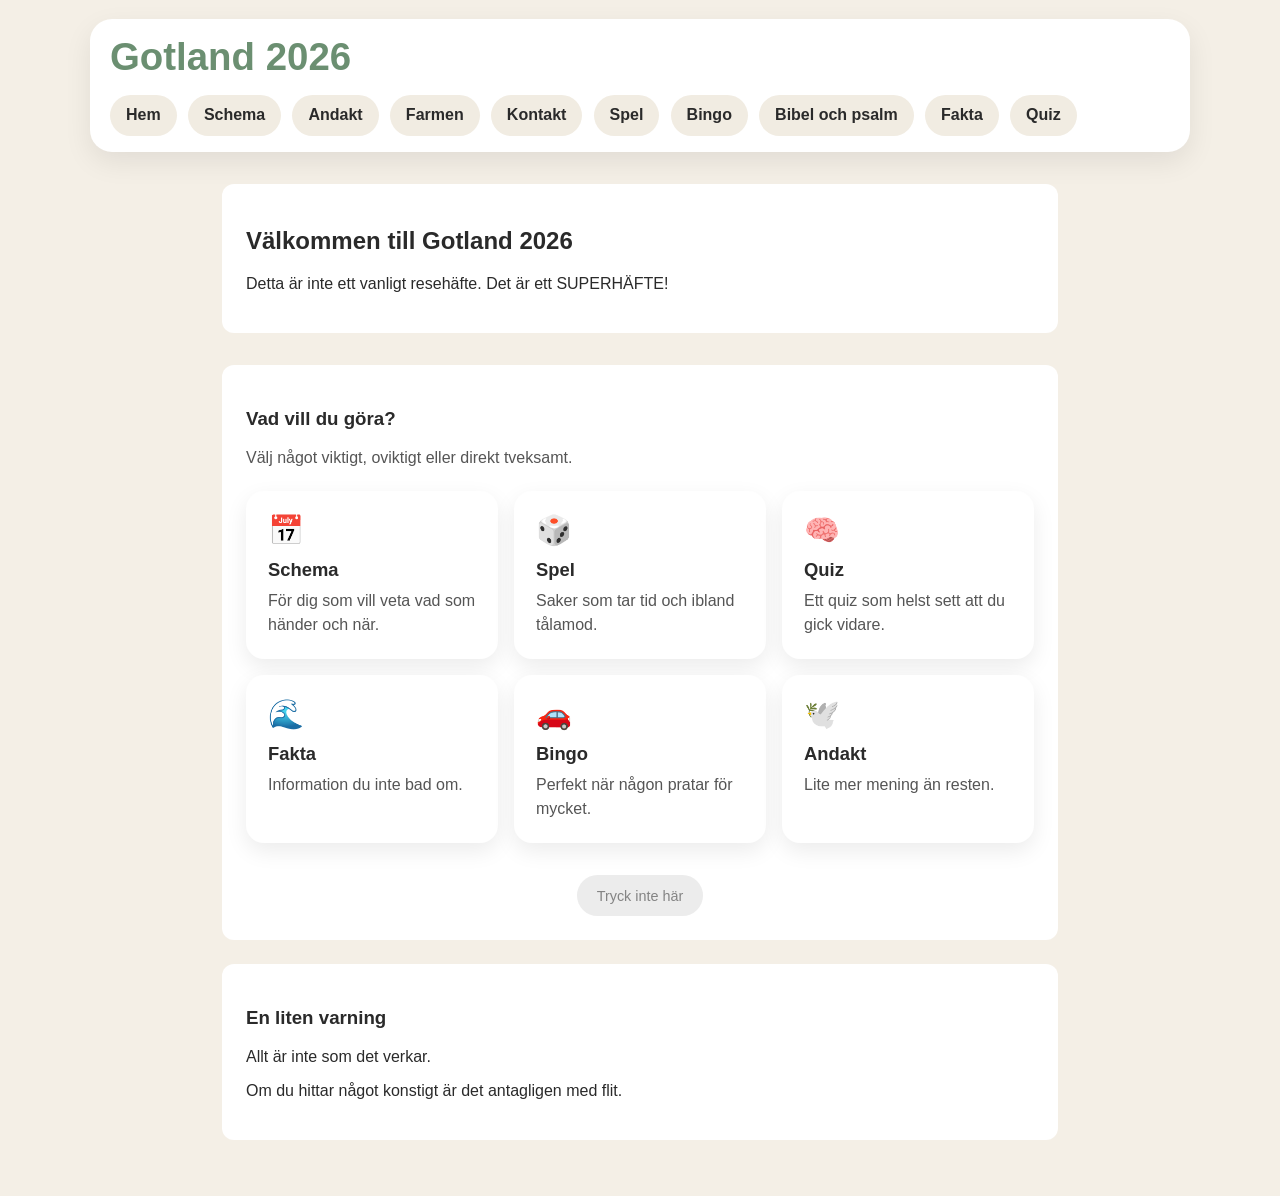
<file: index.html>
<!DOCTYPE html>
<html lang="sv">
<head>
  <meta charset="UTF-8">
  <meta name="viewport" content="width=device-width, initial-scale=1.0">
  <title>Gotland 2026</title>
  <link rel="stylesheet" href="styles/style.css">
</head>
<body>
 <header>
  <h1>Gotland 2026</h1>
  <nav class="main-nav">
    <a class="nav-link" aria-label="Hem" href="index.html">Hem</a>
    <a class="nav-link" aria-label="Schema" href="schema.html">Schema</a>
    <a class="nav-link" aria-label="Andakt" href="andakt.html">Andakt</a>
    <a class="nav-link" aria-label="Farmen" href="farmen.html">Farmen</a>
    <a class="nav-link" aria-label="Kontakt" href="kontakt.html">Kontakt</a>
    <a class="nav-link" aria-label="Spel" href="spel.html">Spel</a>
    <a class="nav-link" aria-label="Bingo" href="bingo.html">Bingo</a>
    <a class="nav-link" aria-label="Bibel och psalm" href="bibel_och_psalm.html">Bibel och psalm</a>
    <a class="nav-link" aria-label="Fakta" href="fakta.html">Fakta</a>
    <a class="nav-link" aria-label="Quiz" href="quiz.html">Quiz</a>
  </nav>
</header>

<main>

  <section>
    <h2>Välkommen till Gotland 2026</h2>
    <p>Detta är inte ett vanligt resehäfte. Det är ett SUPERHÄFTE!</p>
  </section>

  <section class="start-section">
  <h3>Vad vill du göra?</h3>
  <p class="start-intro">Välj något viktigt, oviktigt eller direkt tveksamt.</p>

  <div class="card-grid">
    <a href="schema.html" class="start-card">
      <span class="card-icon">📅</span>
      <h4>Schema</h4>
      <p>För dig som vill veta vad som händer och när.</p>
    </a>

    <a href="spel.html" class="start-card">
      <span class="card-icon">🎲</span>
      <h4>Spel</h4>
      <p>Saker som tar tid och ibland tålamod.</p>
    </a>

    <a href="quiz.html" class="start-card">
      <span class="card-icon">🧠</span>
      <h4>Quiz</h4>
      <p>Ett quiz som helst sett att du gick vidare.</p>
    </a>

    <a href="fakta.html" class="start-card strange-card">
      <span class="card-icon">🌊</span>
      <h4>Fakta</h4>
      <p>Information du inte bad om.</p>
    </a>

    <a href="bingo.html" class="start-card">
      <span class="card-icon">🚗</span>
      <h4>Bingo</h4>
      <p>Perfekt när någon pratar för mycket.</p>
    </a>

    <a href="andakt.html" class="start-card">
      <span class="card-icon">🕊️</span>
      <h4>Andakt</h4>
      <p>Lite mer mening än resten.</p>
    </a>
  </div>

  <!-- MENINGSLÖSA KNAPPEN -->
  <div class="useless-container">
    <button id="useless-btn">Tryck inte här</button>
  </div>
</section>

  <section>
    <h3>En liten varning</h3>
    <p>Allt är inte som det verkar.</p>
    <p>Om du hittar något konstigt är det antagligen med flit.</p>
  </section>

</main>

  <script src="scripts/main.js"></script>
</body>
</html>
</file>
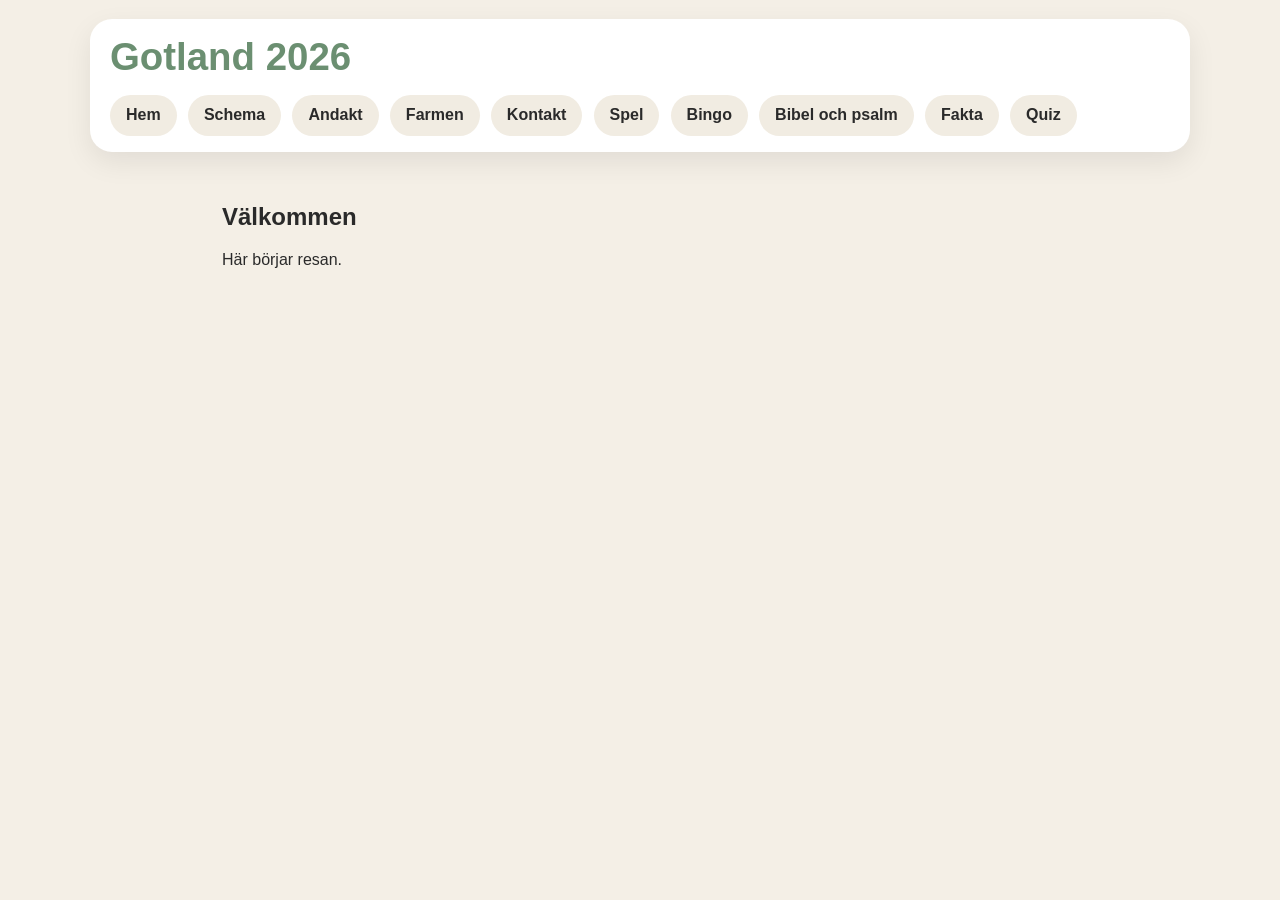
<file: andakt.html>
<!DOCTYPE html>
<html lang="sv">
<head>
  <meta charset="UTF-8">
  <meta name="viewport" content="width=device-width, initial-scale=1.0">
  <title>Gotland 2026</title>
  <link rel="stylesheet" href="styles/style.css">
</head>
<body>
  <header>
  <h1>Gotland 2026</h1>
  <nav class="main-nav">
    <a class="nav-link" aria-label="Hem" href="index.html">Hem</a>
    <a class="nav-link" aria-label="Schema" href="schema.html">Schema</a>
    <a class="nav-link" aria-label="Andakt" href="andakt.html">Andakt</a>
    <a class="nav-link" aria-label="Farmen" href="farmen.html">Farmen</a>
    <a class="nav-link" aria-label="Kontakt" href="kontakt.html">Kontakt</a>
    <a class="nav-link" aria-label="Spel" href="spel.html">Spel</a>
    <a class="nav-link" aria-label="Bingo" href="bingo.html">Bingo</a>
    <a class="nav-link" aria-label="Bibel och psalm" href="bibel_och_psalm.html">Bibel och psalm</a>
    <a class="nav-link" aria-label="Fakta" href="fakta.html">Fakta</a>
    <a class="nav-link" aria-label="Quiz" href="quiz.html">Quiz</a>
  </nav>
</header>

  <main>
    <h2>Välkommen</h2>
    <p>Här börjar resan.</p>
  </main>

  <script src="scripts/main.js"></script>
</body>
</html>
</file>
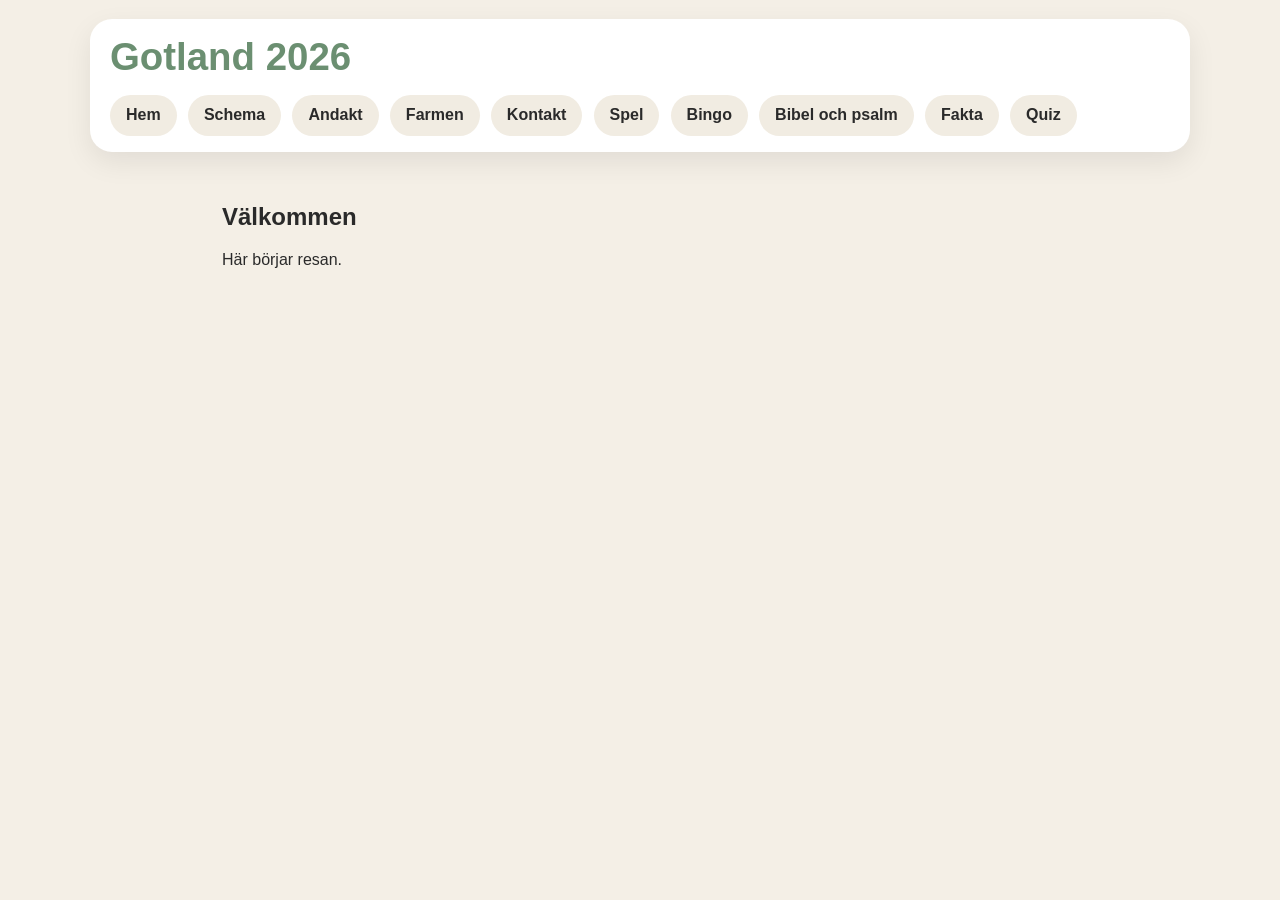
<file: bibel_och_psalm.html>
<!DOCTYPE html>
<html lang="sv">
<head>
  <meta charset="UTF-8">
  <meta name="viewport" content="width=device-width, initial-scale=1.0">
  <title>Gotland 2026</title>
  <link rel="stylesheet" href="styles/style.css">
</head>
<body>
 <header>
  <h1>Gotland 2026</h1>
  <nav class="main-nav">
    <a class="nav-link" aria-label="Hem" href="index.html">Hem</a>
    <a class="nav-link" aria-label="Schema" href="schema.html">Schema</a>
    <a class="nav-link" aria-label="Andakt" href="andakt.html">Andakt</a>
    <a class="nav-link" aria-label="Farmen" href="farmen.html">Farmen</a>
    <a class="nav-link" aria-label="Kontakt" href="kontakt.html">Kontakt</a>
    <a class="nav-link" aria-label="Spel" href="spel.html">Spel</a>
    <a class="nav-link" aria-label="Bingo" href="bingo.html">Bingo</a>
    <a class="nav-link" aria-label="Bibel och psalm" href="bibel_och_psalm.html">Bibel och psalm</a>
    <a class="nav-link" aria-label="Fakta" href="fakta.html">Fakta</a>
    <a class="nav-link" aria-label="Quiz" href="quiz.html">Quiz</a>
  </nav>
</header>

  <main>
    <h2>Välkommen</h2>
    <p>Här börjar resan.</p>
  </main>

  <script src="scripts/main.js"></script>
</body>
</html>
</file>
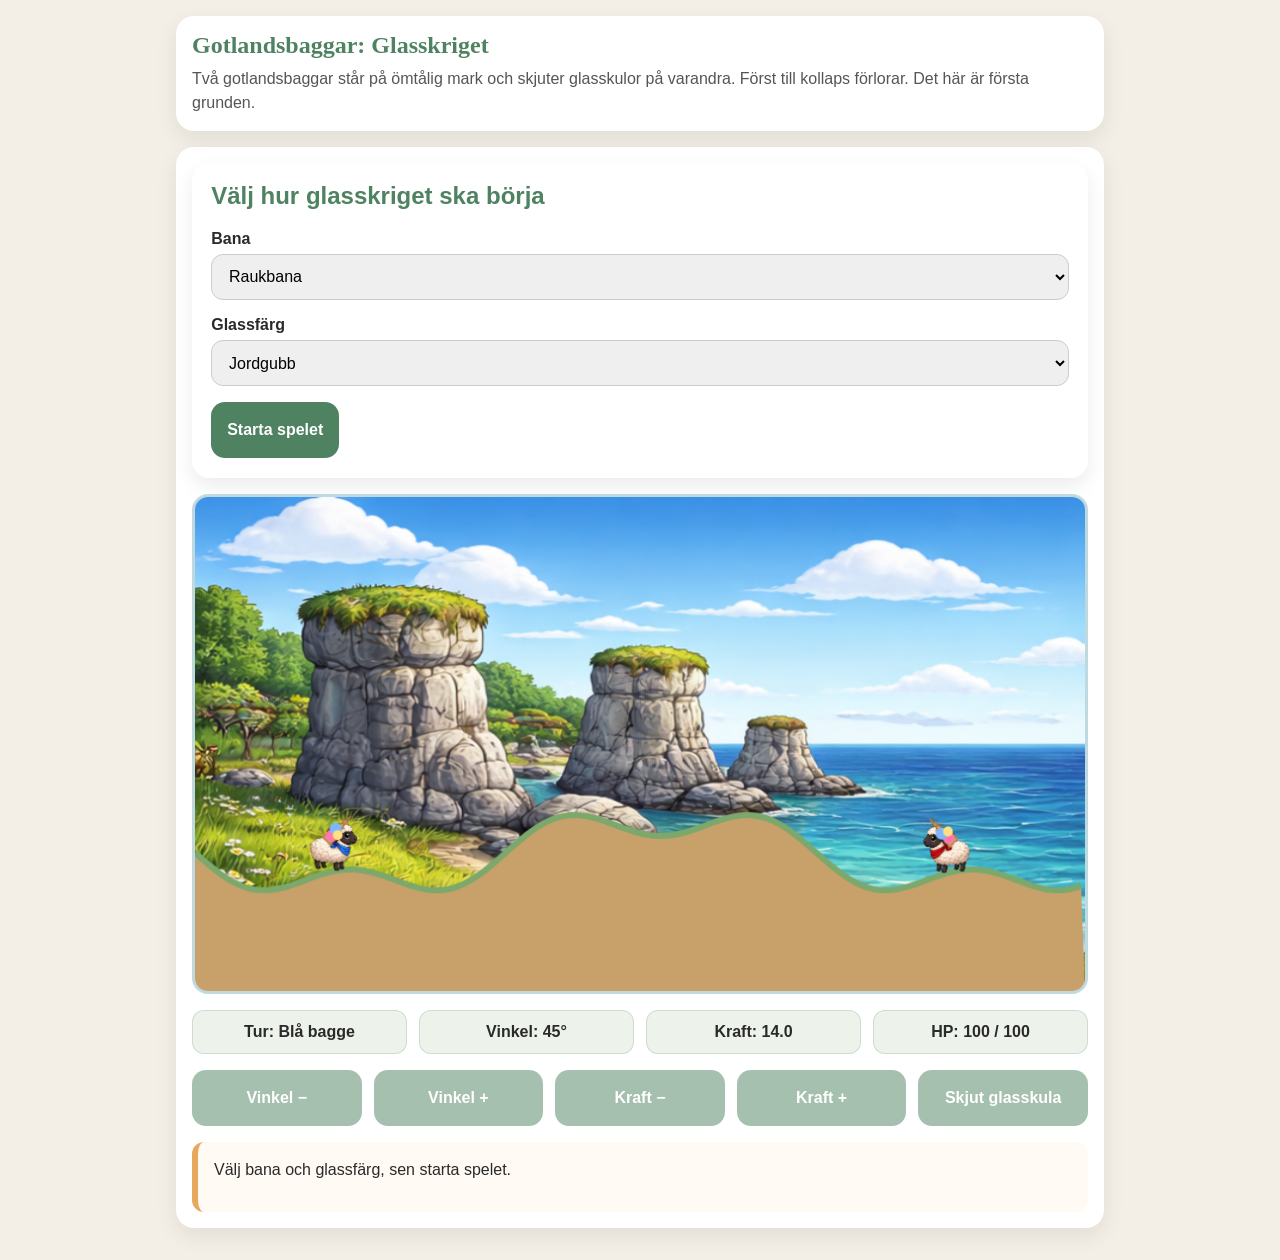
<file: dot.html>
<!DOCTYPE html>
<html lang="sv">
<head>
  <meta charset="UTF-8" />
  <meta name="viewport" content="width=device-width, initial-scale=1.0" />
  <title>Gotlandsbaggar: Glasskriget</title>
  <link rel="stylesheet" href="styles/glasskrig.css">

</head>
<body>
  <div class="wrap">
    <section class="panel">
      <h1>Gotlandsbaggar: Glasskriget</h1>
      <p class="sub">Två gotlandsbaggar står på ömtålig mark och skjuter glasskulor på varandra. Först till kollaps förlorar. Det här är första grunden.</p>
    </section>

    <section class="panel">
      <div id="startMenu" class="start-menu">
  <h2>Välj hur glasskriget ska börja</h2>

  <div class="menu-group">
    <label for="mapSelect">Bana</label>
    <select id="mapSelect">
      <option value="rauk">Raukbana</option>
      <option value="farm">Bondgård</option>
      <option value="bus">Buss</option>
    </select>
  </div>

  <div class="menu-group">
    <label for="projectileColor">Glassfärg</label>
    <select id="projectileColor">
      <option value="pink">Jordgubb</option>
      <option value="blue">Blåbär</option>
      <option value="yellow">Vanilj</option>
      <option value="brown">Choklad</option>
      <option value="green">Pistage</option>
    </select>
  </div>

  <button id="startGameBtn">Starta spelet</button>
</div>

<div id="countdownOverlay" class="countdown hidden">3</div>
      <canvas id="game" width="900" height="500" aria-label="Spelplan"></canvas>

      <div class="hud">
        <div class="chip" id="turnLabel">Tur: Blå bagge</div>
        <div class="chip" id="angleLabel">Vinkel: 45°</div>
        <div class="chip" id="powerLabel">Kraft: 14</div>
        <div class="chip" id="hpLabel">HP: 100 / 100</div>
      </div>

      <div class="controls">
        <button id="angleDown">Vinkel −</button>
        <button id="angleUp">Vinkel +</button>
        <button id="powerDown">Kraft −</button>
        <button id="powerUp">Kraft +</button>
        <button id="fireBtn">Skjut glasskula</button>
      </div>

      <div class="log" id="log">Blå gotlandsbaggen börjar. Försök att inte förstöra hela ön.</div>
    </section>
  </div>
  <script src="scripts/glasskrig.js"></script>
</body>
</html>
</file>
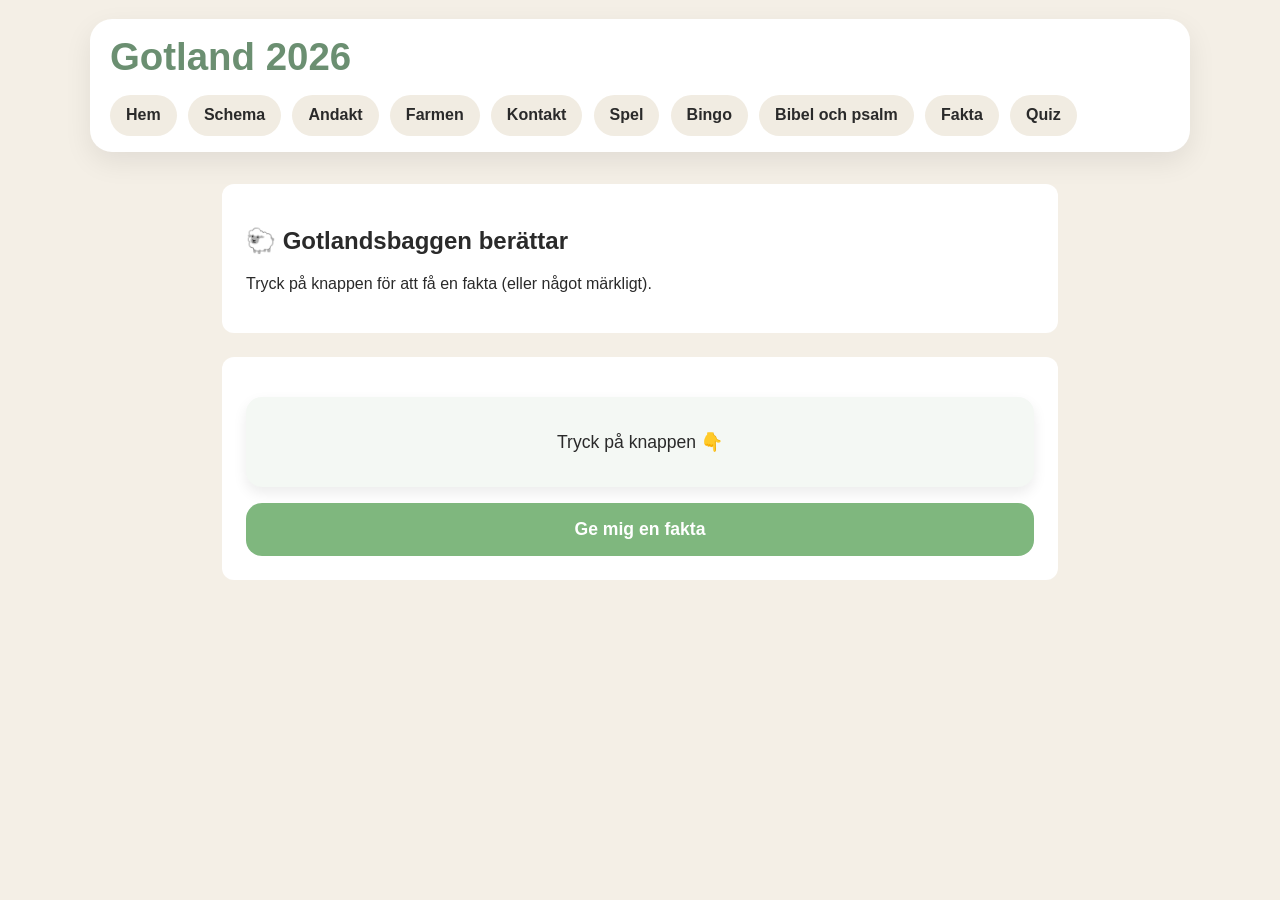
<file: fakta.html>
<!DOCTYPE html>
<html lang="sv">
<head>
  <meta charset="UTF-8">
  <meta name="viewport" content="width=device-width, initial-scale=1.0">
  <title>Gotland 2026</title>
  <link rel="stylesheet" href="styles/style.css">
</head>
<body>
  <header>
  <h1>Gotland 2026</h1>
  <nav class="main-nav">
    <a class="nav-link" aria-label="Hem" href="index.html">Hem</a>
    <a class="nav-link" aria-label="Schema" href="schema.html">Schema</a>
    <a class="nav-link" aria-label="Andakt" href="andakt.html">Andakt</a>
    <a class="nav-link" aria-label="Farmen" href="farmen.html">Farmen</a>
    <a class="nav-link" aria-label="Kontakt" href="kontakt.html">Kontakt</a>
    <a class="nav-link" aria-label="Spel" href="spel.html">Spel</a>
    <a class="nav-link" aria-label="Bingo" href="bingo.html">Bingo</a>
    <a class="nav-link" aria-label="Bibel och psalm" href="bibel_och_psalm.html">Bibel och psalm</a>
    <a class="nav-link" aria-label="Fakta" href="fakta.html">Fakta</a>
    <a class="nav-link" aria-label="Quiz" href="quiz.html">Quiz</a>
  </nav>
</header>
 <main class="wrapper">

    <!-- HEADER -->
    <section class="panel">
      <h1>🐑 Gotlandsbaggen berättar</h1>
      <p>Tryck på knappen för att få en fakta (eller något märkligt).</p>
    </section>

    <!-- FAKTA PANEL -->
    <section class="panel">

      <div class="fact-box" id="fact">
        Tryck på knappen 👇
      </div>

      <button class="big-btn" onclick="getFact()">
        Ge mig en fakta
      </button>

    </section>

  </main>

  <script src="scripts/fact.js"></script>
</body>
</html>
</file>
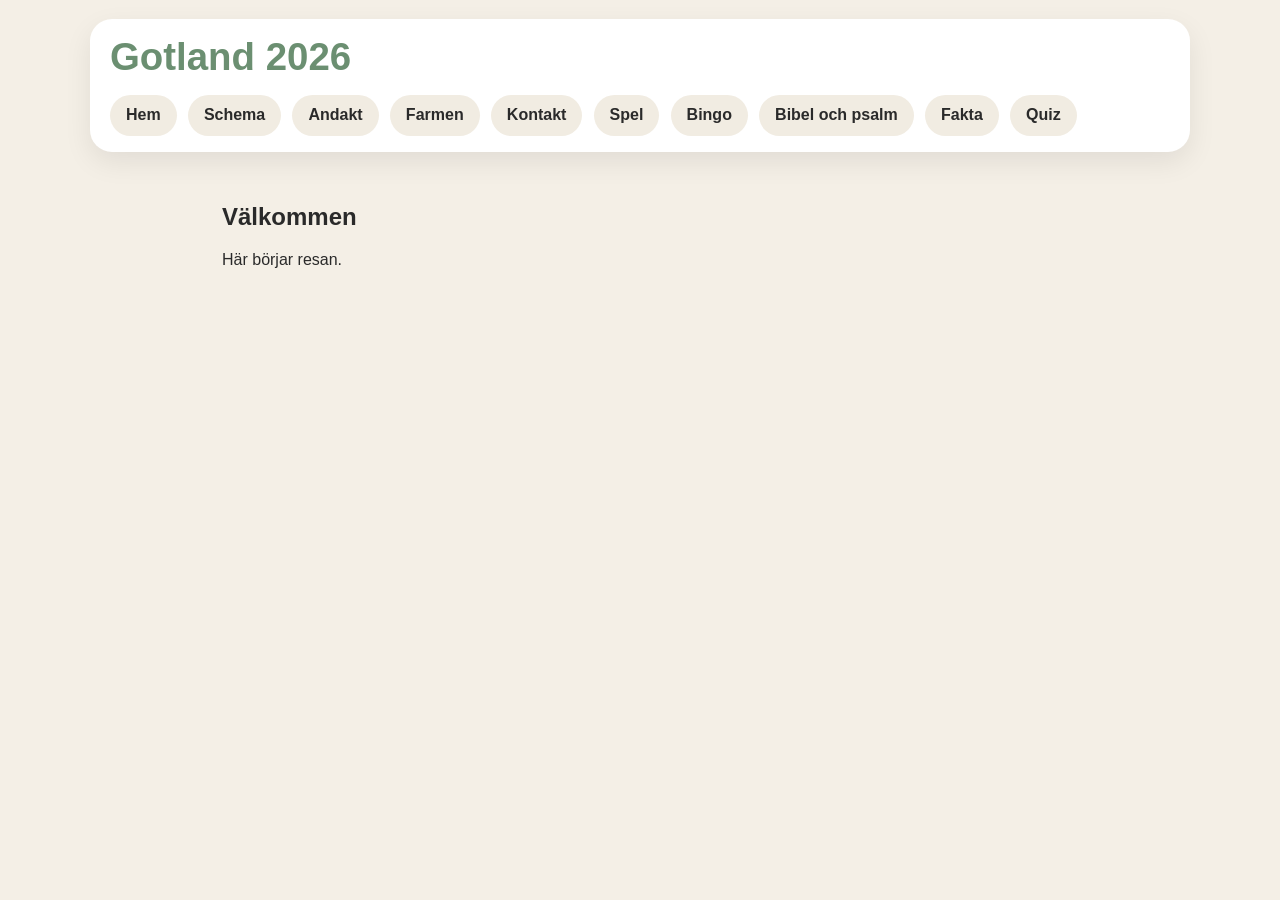
<file: farmen.html>
<!DOCTYPE html>
<html lang="sv">
<head>
  <meta charset="UTF-8">
  <meta name="viewport" content="width=device-width, initial-scale=1.0">
  <title>Gotland 2026</title>
  <link rel="stylesheet" href="styles/style.css">
</head>
<body>
<header>
  <h1>Gotland 2026</h1>
  <nav class="main-nav">
    <a class="nav-link" aria-label="Hem" href="index.html">Hem</a>
    <a class="nav-link" aria-label="Schema" href="schema.html">Schema</a>
    <a class="nav-link" aria-label="Andakt" href="andakt.html">Andakt</a>
    <a class="nav-link" aria-label="Farmen" href="farmen.html">Farmen</a>
    <a class="nav-link" aria-label="Kontakt" href="kontakt.html">Kontakt</a>
    <a class="nav-link" aria-label="Spel" href="spel.html">Spel</a>
    <a class="nav-link" aria-label="Bingo" href="bingo.html">Bingo</a>
    <a class="nav-link" aria-label="Bibel och psalm" href="bibel_och_psalm.html">Bibel och psalm</a>
    <a class="nav-link" aria-label="Fakta" href="fakta.html">Fakta</a>
    <a class="nav-link" aria-label="Quiz" href="quiz.html">Quiz</a>
  </nav>
</header>
  <main>
    <h2>Välkommen</h2>
    <p>Här börjar resan.</p>
  </main>

  <script src="scripts/main.js"></script>
</body>
</html>
</file>
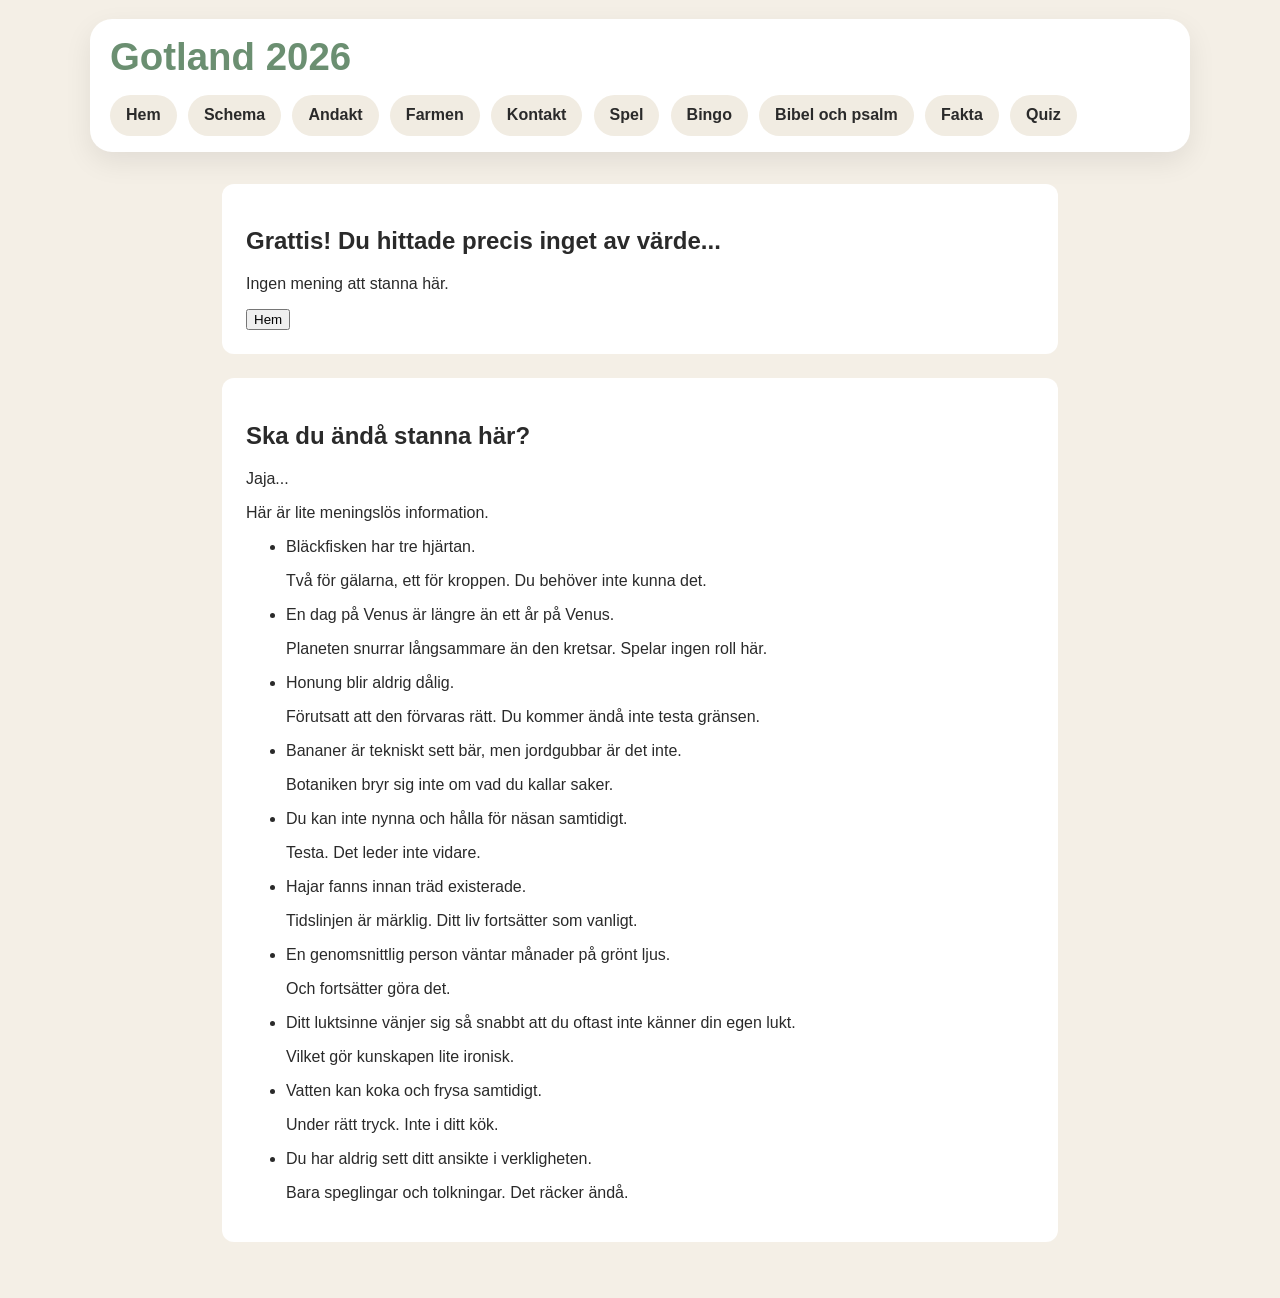
<file: meningslos.html>
<!DOCTYPE html>
<html lang="sv">
<head>
  <meta charset="UTF-8">
  <meta name="viewport" content="width=device-width, initial-scale=1.0">
  <title>Meningslös sida</title>
  <link rel="stylesheet" href="styles/style.css">
</head>
<body>
  <header>
  <h1>Gotland 2026</h1>
  <nav class="main-nav">
    <a class="nav-link" href="#" onclick="alert('Inte ens här.')">Hem</a>
    <a class="nav-link" aria-label="Schema" href="schema.html">Schema</a>
    <a class="nav-link" aria-label="Andakt" href="andakt.html">Andakt</a>
    <a class="nav-link" aria-label="Farmen" href="farmen.html">Farmen</a>
    <a class="nav-link" aria-label="Kontakt" href="kontakt.html">Kontakt</a>
    <a class="nav-link" aria-label="Spel" href="spel.html">Spel</a>
    <a class="nav-link" aria-label="Bingo" href="bingo.html">Bingo</a>
    <a class="nav-link" aria-label="Bibel och psalm" href="bibel_och_psalm.html">Bibel och psalm</a>
    <a class="nav-link" aria-label="Fakta" href="fakta.html">Fakta</a>
    <a class="nav-link" aria-label="Quiz" href="quiz.html">Quiz</a>
  </nav>
</header>
  <main>
    <section>
    <h2>Grattis! Du hittade precis inget av värde...</h2>
    <p>Ingen mening att stanna här.</p>
    <button type="button" onclick="alert('Nej.')">Hem</button>
    </section>

    <section>
      <h2>Ska du ändå stanna här?</h2>
      <p>Jaja...</p>
      <p>Här är lite meningslös information.</p>
      <ul>
        <li>
          Bläckfisken har tre hjärtan.
          <p>Två för gälarna, ett för kroppen. Du behöver inte kunna det.</p>
        </li>
        <li>
          En dag på Venus är längre än ett år på Venus.
          <p>Planeten snurrar långsammare än den kretsar. Spelar ingen roll här.</p>
        </li>
        <li>
          Honung blir aldrig dålig.
          <p>Förutsatt att den förvaras rätt. Du kommer ändå inte testa gränsen.</p>
        </li>
        <li>
          Bananer är tekniskt sett bär, men jordgubbar är det inte.
          <p>Botaniken bryr sig inte om vad du kallar saker.</p>
        </li>
        <li>
          Du kan inte nynna och hålla för näsan samtidigt.
          <p>Testa. Det leder inte vidare.</p>
        </li>
        <li>
          Hajar fanns innan träd existerade.
          <p>Tidslinjen är märklig. Ditt liv fortsätter som vanligt.</p>
        </li>
        <li>
          En genomsnittlig person väntar månader på grönt ljus.
          <p>Och fortsätter göra det.</p>
        </li>
        <li>
          Ditt luktsinne vänjer sig så snabbt att du oftast inte känner din egen lukt.
          <p>Vilket gör kunskapen lite ironisk.</p>
        </li>
        <li>
          Vatten kan koka och frysa samtidigt.
          <p>Under rätt tryck. Inte i ditt kök.</p>
        </li>
        <li>
          Du har aldrig sett ditt ansikte i verkligheten.
          <p>Bara speglingar och tolkningar. Det räcker ändå.</p>
        </li>
      </ul>
    </section>
  </main>

  <script src="scripts/main.js"></script>
</body>
</html>
</file>
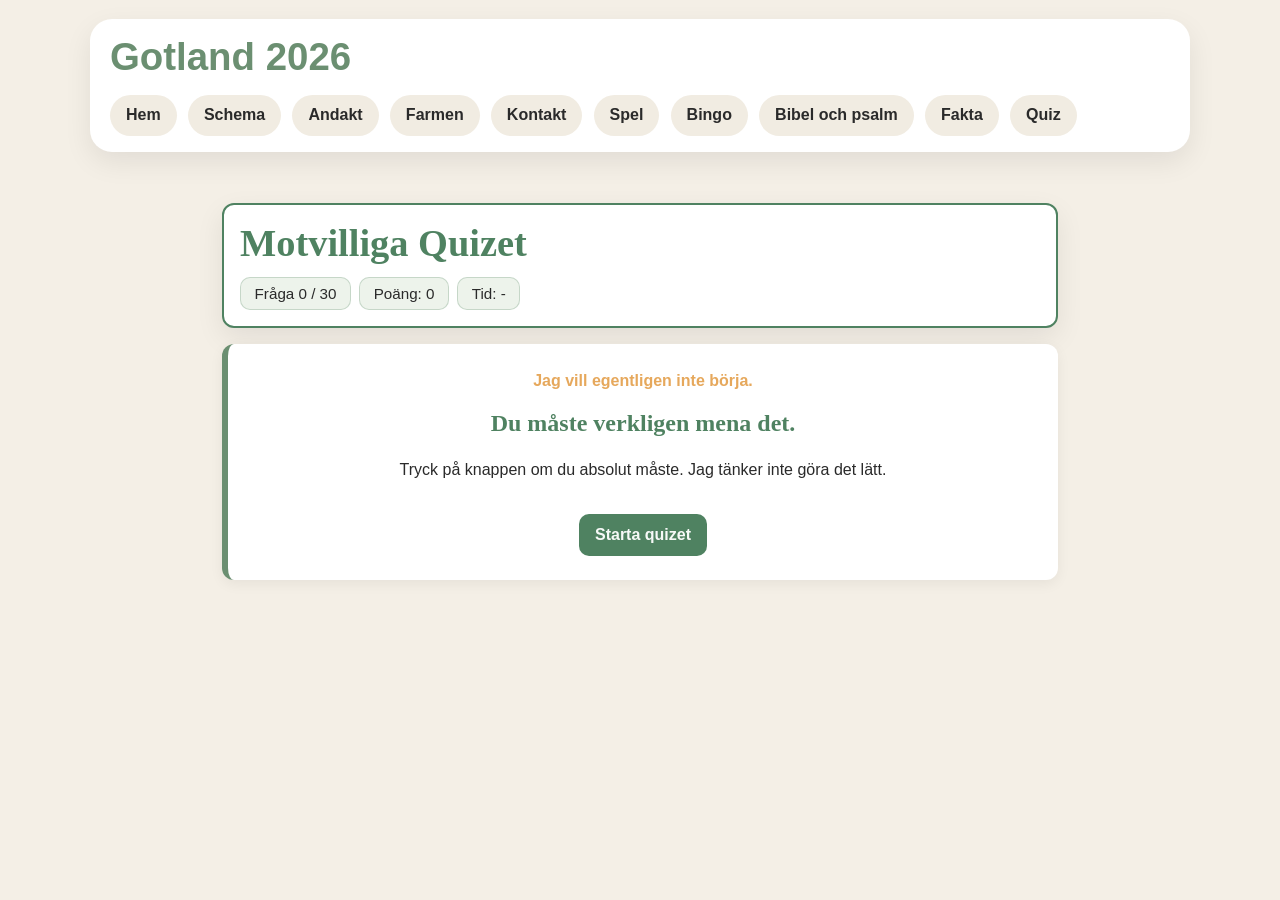
<file: quiz.html>
<!DOCTYPE html>
<html lang="sv">
<head>
  <meta charset="UTF-8">
  <meta name="viewport" content="width=device-width, initial-scale=1.0">
  <title>Ologiskt quiz</title>
  <link rel="stylesheet" href="styles/style.css">
</head>
<body>
<header>
  <h1>Gotland 2026</h1>
  <nav class="main-nav">
    <a class="nav-link" aria-label="Hem" href="index.html">Hem</a>
    <a class="nav-link" aria-label="Schema" href="schema.html">Schema</a>
    <a class="nav-link" aria-label="Andakt" href="andakt.html">Andakt</a>
    <a class="nav-link" aria-label="Farmen" href="farmen.html">Farmen</a>
    <a class="nav-link" aria-label="Kontakt" href="kontakt.html">Kontakt</a>
    <a class="nav-link" aria-label="Spel" href="spel.html">Spel</a>
    <a class="nav-link" aria-label="Bingo" href="bingo.html">Bingo</a>
    <a class="nav-link" aria-label="Bibel och psalm" href="bibel_och_psalm.html">Bibel och psalm</a>
    <a class="nav-link" aria-label="Fakta" href="fakta.html">Fakta</a>
    <a class="nav-link" aria-label="Quiz" href="quiz.html">Quiz</a>
  </nav>
</header>

  <div class="bg-noise"></div>

  <main class="app" id="app">
    <header class="topbar">
      <h1 id="title">Motvilliga Quizet</h1>
      <div class="hud">
        <span id="progress">Fråga 0 / 30</span>
        <span id="score">Poäng: 0</span>
        <span id="timer">Tid: -</span>
      </div>
    </header>

    <section class="card start-screen" id="startScreen">
      <p class="mood" id="startMood">
        Jag vill egentligen inte börja.
      </p>
      <h2>Du måste verkligen mena det.</h2>
      <p id="startText">
        Tryck på knappen om du absolut måste. Jag tänker inte göra det lätt.
      </p>
      <button id="startBtn" class="next-btn">Starta quizet</button>
    </section>

    <section class="card angry-level-0 hidden" id="card">
      <p class="mood" id="mood">
        Okej. Vi gör det här. Svara inte för bra bara.
      </p>

      <h2 id="question">Laddar fråga...</h2>

      <div class="answers" id="answers"></div>

      <div class="feedback" id="feedback"></div>

      <button id="nextBtn" class="next-btn hidden">Nästa fråga</button>
    </section>

    <section id="result" class="result hidden">
      <h2>Klart.</h2>
      <p id="finalText"></p>
      <button id="restartBtn">Förstör mig igen</button>
    </section>
  </main>

  <script src="scripts/quiz.js"></script>
</body>
</html>
</file>
<file: styles/style.css>
:root {
  /* 🎨 Färger */
   --color-bg: #f4efe6;
  --color-surface: #ffffff;
  --color-primary: #6b8f71;
  --color-secondary: #4f8261;
  --color-accent: #e6a85c;
  --color-text: #2a2a2a;

  --font-main: Arial, sans-serif;
  --font-heading: Georgia, serif;

  /* 📏 Storlekar */
  --radius: 10px;
  --spacing: 1rem;
}

* {
  box-sizing: border-box;
}

body {
  margin: 0;
  font-family: var(--font-main);
  background-color: var(--color-bg);
  color: var(--color-text);
}

header {
  max-width: 1100px;
  margin: 1.2rem auto 0;
  padding: 1rem 1.25rem;
  background: var(--color-surface);
  border-radius: 22px;
  box-shadow: 0 10px 28px rgba(0, 0, 0, 0.08);
}

header h1 {
  margin: 0 0 1rem;
  font-size: clamp(1.8rem, 3vw, 2.6rem);
  color: var(--color-primary);
}

.main-nav {
  display: flex;
  flex-wrap: wrap;
  gap: 0.7rem;
}

.nav-link {
  display: inline-block;
  padding: 0.7rem 1rem;
  border-radius: 999px;
  background: #f1ece2;
  color: var(--color-text);
  text-decoration: none;
  font-weight: 600;
  transition: transform 0.15s ease, background 0.2s ease, box-shadow 0.2s ease;
}

.nav-link:hover {
  background: var(--color-accent);
  transform: translateY(-2px);
  box-shadow: 0 6px 14px rgba(0, 0, 0, 0.1);
}

.nav-link.active {
  background: var(--color-primary);
  color: white;
}

main {
  max-width: 900px;
  margin: 0 auto;
  padding: 2rem;
}

.start-section {
  margin-top: 2rem;
}

.start-intro {
  margin-bottom: 1.5rem;
  color: #555;
}

.card-grid {
  display: grid;
  grid-template-columns: repeat(auto-fit, minmax(220px, 1fr));
  gap: 1rem;
}

.start-card {
  display: block;
  background: var(--color-surface);
  color: var(--color-text);
  text-decoration: none;
  padding: 1.25rem;
  border-radius: 18px;
  box-shadow: 0 8px 22px rgba(0, 0, 0, 0.08);
  transition: transform 0.18s ease, box-shadow 0.18s ease, background 0.18s ease;
  border: 2px solid transparent;
}

.start-card:hover {
  transform: translateY(-4px);
  box-shadow: 0 14px 28px rgba(0, 0, 0, 0.12);
  background: #fffdf8;
  border-color: var(--color-accent);
}

.card-icon {
  display: inline-block;
  font-size: 1.8rem;
  margin-bottom: 0.75rem;
}

.start-card h4 {
  margin: 0 0 0.5rem;
  font-size: 1.15rem;
}

.start-card p {
  margin: 0;
  line-height: 1.5;
  color: #555;
}

section {
  background: white;
  padding: 1.5rem;
  border-radius: 12px;
  margin-bottom: 1.5rem;
}

.start-links {
  display: flex;
  flex-wrap: wrap;
  gap: 0.75rem;
}

.start-links a,
.start-links button {
  padding: 0.75rem 1rem;
  border: none;
  border-radius: 10px;
  background: #dfe8d8;
  color: #222;
  text-decoration: none;
  font: inherit;
  cursor: pointer;
}
/* =========================
   FAKTA-SIDA
========================= */

.fact-box {
  background: #f4f8f4;
  border-radius: 16px;
  padding: 1.2rem;
  margin: 1rem 0;
  font-size: 1.1rem;
  min-height: 90px;

  display: flex;
  align-items: center;
  justify-content: center;
  text-align: center;

  box-shadow: 0 6px 14px rgba(0,0,0,0.08);
}

.big-btn {
  width: 100%;
  padding: 1rem;
  border-radius: 16px;
  border: none;

  font-size: 1.1rem;
  font-weight: bold;

  background: #7fb77e;
  color: white;

  cursor: pointer;
  transition: 0.2s;
}

.big-btn:hover {
  background: #6aa86a;
}

.big-btn:active {
  transform: scale(0.97);
}

.useless-container {
  margin-top: 2rem;
  text-align: center;
}

#useless-btn {
  padding: 0.8rem 1.2rem;
  border-radius: 999px;
  border: none;
  background: #e0e0e0;
  color: #333;
  font-size: 0.9rem;
  cursor: pointer;
  opacity: 0.6;
  transition: all 0.2s ease;
}

#useless-btn:hover {
  opacity: 1;
  transform: scale(1.05);
  background: #ffd6d6;
}

#meaningless-btn.burning {
  background: #ff4d4d;
  color: white;
  box-shadow:
    0 0 10px #ff4d4d,
    0 0 20px #ff1a1a,
    0 0 40px #ff0000;
  animation: burnPulse 1s infinite;
}

.meaningless-page section {
  border-left: 6px solid var(--color-accent);
}

.useless-facts li {
  margin-bottom: 1rem;
}

.useless-facts strong {
  display: block;
  margin-bottom: 0.25rem;
}

.useless-facts span {
  color: #555;
}


@keyframes burnPulse {
  0% {
    box-shadow:
      0 0 5px #ff4d4d,
      0 0 10px #ff1a1a;
  }
  50% {
    box-shadow:
      0 0 20px #ff4d4d,
      0 0 40px #ff0000,
      0 0 60px #ff0000;
  }
  100% {
    box-shadow:
      0 0 5px #ff4d4d,
      0 0 10px #ff1a1a;
  }
}

@media screen and (max-width: 768px) {
  main {
    padding: 1rem;
  }
}
@media screen and (max-width: 480px) {
  nav {
    flex-direction: column;
  } 
}

/* =========================
   QUIZ-STIL SOM PASSAR DIN CSS
   Lägg under din vanliga CSS
========================= */

/* Valfri wrapper om du vill ha sidan scoped */
.quiz-page {
  background-color: var(--color-bg);
  color: var(--color-text);
}

/* Quizens huvudbox */
.quiz-app,
.app {
  max-width: 900px;
  margin: 0 auto;
  padding: 2rem;
}

/* Topprad */
.topbar {
  background: var(--color-surface);
  border: 2px solid var(--color-secondary);
  border-radius: 12px;
  padding: 1rem;
  margin-bottom: 1rem;
}

.topbar h1,
#title {
  margin: 0 0 0.75rem 0;
  font-family: var(--font-heading);
  color: var(--color-secondary);
}

/* Statusrad */
.hud,
.statusbar {
  display: flex;
  flex-wrap: wrap;
  gap: 0.5rem;
}

.hud span,
.statusbar span {
  display: inline-block;
  padding: 0.45rem 0.85rem;
  background: #edf3eb;
  border: 1px solid rgba(79, 130, 97, 0.25);
  border-radius: var(--radius);
  color: var(--color-text);
  font-size: 0.95rem;
}

/* Quizkort */
.card,
.quiz-box {
  background: var(--color-surface);
  border-radius: 12px;
  padding: 1.5rem;
  border-left: 6px solid var(--color-primary);
  box-shadow: 0 4px 14px rgba(0, 0, 0, 0.06);
  transition:
    transform 0.2s ease,
    box-shadow 0.25s ease,
    border-color 0.25s ease,
    background-color 0.25s ease;
}

/* Humörtext */
.mood {
  margin-top: 0;
  margin-bottom: 1rem;
  color: var(--color-accent);
  font-weight: bold;
}

/* Frågan */
#question {
  margin: 0 0 1.25rem 0;
  font-family: var(--font-heading);
  font-size: 1.7rem;
  line-height: 1.3;
  color: var(--color-text);
}

/* Svarsknappar */
.answers {
  display: grid;
  gap: 0.75rem;
}

.answer-btn {
  width: 100%;
  text-align: left;
  padding: 0.95rem 1rem;
  border-radius: var(--radius);
  border: 1px solid rgba(79, 130, 97, 0.25);
  background: #f8f5ef;
  color: var(--color-text);
  font: inherit;
  cursor: pointer;
  transition:
    transform 0.15s ease,
    background-color 0.2s ease,
    border-color 0.2s ease,
    box-shadow 0.2s ease,
    opacity 0.2s ease;
}

.answer-btn:hover {
  background: #eef4eb;
  border-color: var(--color-primary);
  transform: translateY(-1px);
}

.answer-btn:disabled {
  cursor: default;
}

/* Rätt/fel */
.answer-btn.correct {
  background: rgba(107, 143, 113, 0.18);
  border-color: var(--color-primary);
  box-shadow: 0 0 0 2px rgba(107, 143, 113, 0.12);
}

.answer-btn.wrong {
  background: rgba(230, 168, 92, 0.18);
  border-color: var(--color-accent);
  box-shadow: 0 0 0 2px rgba(230, 168, 92, 0.10);
}

/* Feedback */
.feedback {
  min-height: 1.5rem;
  margin-top: 1rem;
  font-weight: bold;
}

.feedback.good {
  color: var(--color-secondary);
}

.feedback.bad {
  color: #9a4f2a;
}

/* Nästa / starta om */
.next-btn,
#restartBtn {
  margin-top: 1rem;
  padding: 0.75rem 1rem;
  border: none;
  border-radius: var(--radius);
  background: var(--color-secondary);
  color: rgba(255, 255, 255, 0.95);
  font: inherit;
  font-weight: bold;
  cursor: pointer;
  transition:
    background-color 0.2s ease,
    transform 0.15s ease,
    box-shadow 0.2s ease;
}

.next-btn:hover,
#restartBtn:hover {
  background: var(--color-accent);
  transform: translateY(-1px);
}

.hidden {
  display: none;
}

/* Resultat */
.result {
  background: var(--color-surface);
  border-radius: 12px;
  padding: 1.5rem;
  border-left: 6px solid var(--color-accent);
  box-shadow: 0 4px 14px rgba(0, 0, 0, 0.06);
}

.result h2 {
  margin-top: 0;
  font-family: var(--font-heading);
  color: var(--color-secondary);
}

.result p {
  line-height: 1.6;
}

/* =========================
   ARG-NIVÅER
   Samma grundstil, men surare
========================= */

body.angry-1 {
  background-color: #efe8dc;
}

body.angry-2 {
  background-color: #ebe1d2;
}

body.angry-3 {
  background-color: #e7d9c8;
}

body.angry-4 {
  background-color: #e3d0bc;
}

/* Kortet blir mer aggressivt */
.angry-level-1 {
  border-left-color: var(--color-accent);
}

.angry-level-2 {
  border-left-color: #cf8f4f;
  box-shadow: 0 6px 18px rgba(230, 168, 92, 0.18);
}

.angry-level-3 {
  border-left-color: #b96f4f;
  box-shadow:
    0 6px 20px rgba(185, 111, 79, 0.16),
    0 0 0 1px rgba(185, 111, 79, 0.08);
}

.angry-level-4 {
  border-left-color: #a14f4f;
  box-shadow:
    0 8px 24px rgba(161, 79, 79, 0.18),
    0 0 0 1px rgba(161, 79, 79, 0.10);
}

/* Vid ilska blir toppraden också lite irriterad */
body.angry-2 .topbar {
  border-color: var(--color-accent);
}

body.angry-3 .topbar {
  border-color: #b96f4f;
}

body.angry-4 .topbar {
  border-color: #a14f4f;
}

/* Knappar blir varmare i tonen när quizet blir argt */
body.angry-3 .answer-btn,
body.angry-4 .answer-btn {
  background: #faf4ec;
}

body.angry-4 .answer-btn:hover {
  background: #f6eadf;
  border-color: #a14f4f;
}

/* Startskärm för Motvilliga quizet */
.start-screen {
  text-align: center;
}

.start-screen h2 {
  margin-top: 0;
  font-family: var(--font-heading);
  color: var(--color-secondary);
}

.start-screen p {
  line-height: 1.6;
}

#startBtn.refuse-1 {
  background: #d8e3d3;
  color: #2a2a2a;
}

#startBtn.refuse-2 {
  background: var(--color-accent);
  color: white;
  transform: rotate(-1deg);
}

#startBtn.refuse-3 {
  background: #a14f4f;
  color: white;
  box-shadow: 0 0 0 3px rgba(161, 79, 79, 0.12);
  transform: rotate(1deg) scale(1.03);
}

.start-btn-shake {
  animation: shake 0.35s linear;
}
/* =========================
   ANIMATIONER / SABOTAGE
========================= */

.shake {
  animation: shake 0.35s linear;
}

.rage-pop {
  animation: ragePop 0.25s ease;
}

.wiggle {
  animation: wiggle 0.35s ease;
}

body.angry-4 .card,
body.angry-4 .quiz-box {
  animation: angryBreath 1.6s infinite;
}

@keyframes shake {
  0% { transform: translateX(0); }
  20% { transform: translateX(-6px); }
  40% { transform: translateX(5px); }
  60% { transform: translateX(-4px); }
  80% { transform: translateX(2px); }
  100% { transform: translateX(0); }
}

@keyframes ragePop {
  0% { transform: scale(1); }
  50% { transform: scale(1.015); }
  100% { transform: scale(1); }
}

@keyframes wiggle {
  0% { transform: rotate(0deg); }
  25% { transform: rotate(-0.8deg); }
  50% { transform: rotate(0.8deg); }
  75% { transform: rotate(-0.4deg); }
  100% { transform: rotate(0deg); }
}

@keyframes angryBreath {
  0% {
    box-shadow:
      0 6px 18px rgba(161, 79, 79, 0.10),
      0 0 0 1px rgba(161, 79, 79, 0.05);
  }
  50% {
    box-shadow:
      0 10px 24px rgba(161, 79, 79, 0.18),
      0 0 0 1px rgba(161, 79, 79, 0.12);
  }
  100% {
    box-shadow:
      0 6px 18px rgba(161, 79, 79, 0.10),
      0 0 0 1px rgba(161, 79, 79, 0.05);
  }
}

/* =========================
   MOBIL
========================= */

@media screen and (max-width: 768px) {
  .quiz-app,
  .app {
    padding: 1rem;
  }

  #question {
    font-size: 1.35rem;
  }
}

@media screen and (max-width: 480px) {
  .hud,
  .statusbar {
    flex-direction: column;
    align-items: flex-start;
  }

  .answer-btn {
    font-size: 0.95rem;
  }
}
</file>
<file: styles/glasskrig.css>
:root {
      --bg: #f4efe6;
      --surface: #ffffff;
      --primary: #6b8f71;
      --secondary: #4f8261;
      --accent: #e6a85c;
      --text: #2a2a2a;
      --danger: #a14f4f;
      --sky: #dceeff;
      --ground: #c8a06a;
      --grass: #7ca86c;
    }

    * { box-sizing: border-box; }
    body {
      margin: 0;
      font-family: Arial, sans-serif;
      background: var(--bg);
      color: var(--text);
    }

    .wrap {
      max-width: 960px;
      margin: 0 auto;
      padding: 1rem;
    }

    .panel {
      background: var(--surface);
      border-radius: 18px;
      padding: 1rem;
      box-shadow: 0 8px 22px rgba(0,0,0,0.08);
      margin-bottom: 1rem;
    }

    h1 {
      margin: 0 0 0.5rem;
      color: var(--secondary);
      font-family: Georgia, serif;
    }

    .sub {
      margin: 0;
      color: #555;
      line-height: 1.5;
    }

    .start-menu {
  background: rgba(255, 255, 255, 0.96);
  border-radius: 18px;
  padding: 1.2rem;
  margin-bottom: 1rem;
  box-shadow: 0 8px 20px rgba(0,0,0,0.08);
}

.start-menu h2 {
  margin-top: 0;
  color: #4f8261;
}

.menu-group {
  display: flex;
  flex-direction: column;
  gap: 0.35rem;
  margin-bottom: 1rem;
}

.menu-group label {
  font-weight: 700;
}

.menu-group select {
  padding: 0.8rem;
  border-radius: 12px;
  border: 1px solid #ccc;
  font: inherit;
}

.countdown {
  position: absolute;
  inset: 0;
  display: flex;
  align-items: center;
  justify-content: center;
  font-size: 5rem;
  font-weight: 900;
  color: white;
  background: rgba(0, 0, 0, 0.25);
  border-radius: 16px;
  z-index: 10;
  pointer-events: none;
}

.hidden {
  display: none;
}

    canvas {
      width: 100%;
      height: auto;
      display: block;
      background: var(--sky);
      border-radius: 16px;
      border: 3px solid rgba(79,130,97,0.2);
    }

    .hud {
      display: grid;
      grid-template-columns: repeat(4, minmax(0, 1fr));
      gap: 0.75rem;
      margin-top: 1rem;
    }

    .chip {
      background: #edf3eb;
      border: 1px solid rgba(79,130,97,0.2);
      border-radius: 12px;
      padding: 0.75rem;
      font-weight: 700;
      text-align: center;
    }

    .controls {
      display: grid;
      grid-template-columns: repeat(5, minmax(0, 1fr));
      gap: 0.75rem;
      margin-top: 1rem;
    }

    button {
      border: none;
      border-radius: 14px;
      padding: 1rem;
      font: inherit;
      font-weight: 700;
      background: var(--secondary);
      color: white;
      cursor: pointer;
      min-height: 56px;
    }

    button:hover { background: var(--accent); }
    button:disabled {
      opacity: 0.5;
      cursor: not-allowed;
    }

    .log {
      margin-top: 1rem;
      background: #fffaf3;
      border-left: 6px solid var(--accent);
      border-radius: 12px;
      padding: 1rem;
      min-height: 70px;
      line-height: 1.5;
    }

    @media (max-width: 700px) {
      .hud {
        grid-template-columns: 1fr 1fr;
      }

      .controls {
        grid-template-columns: 1fr 1fr;
      }

      .controls button:last-child {
        grid-column: 1 / -1;
      }
    }
</file>
